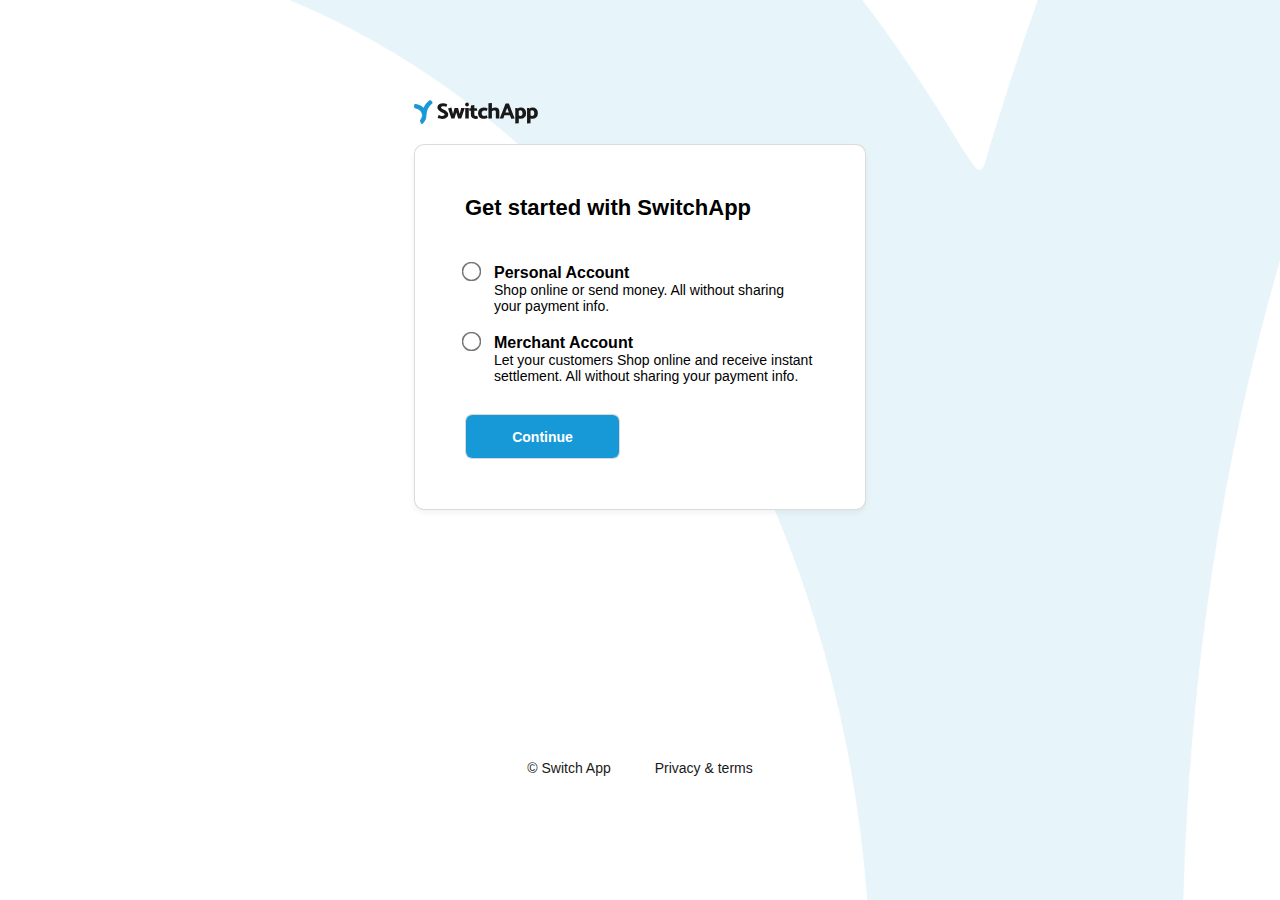
<file: index.html>
<!DOCTYPE html>
<html lang="en">
<head>
    <meta charset="UTF-8">
    <meta http-equiv="X-UA-Compatible" content="IE=edge">
    <meta name="viewport" content="width=device-width, initial-scale=1.0">
    <title>Get Started</title>
    <link rel="shortcut icon" href="./img/Switch-Icon.png" type="image/png">
    <link href="index.css" rel="stylesheet"/>
    <link rel="preconnect" href="https://fonts.googleapis.com">
</head>
<body>
    <main>
        <div class="logo">
            <img src="./img/Switch-logo.svg"/>
            </div>
            <div class="container">
                    <h2>Get started with SwitchApp</h2>
                        <form action="#">
                            <div class="radio">
                                <div id="radio-1">
                                    <input type="radio" id="p-acct" name="account-type" value="personal-account">
                                    <label>
                                        <h5>Personal Account</h5>
                                        <p>Shop online or send money. All without sharing your payment info.</p>
                                    </label>
                                </div>

                                <div id="radio-2">
                                    <input type="radio" id="m-acct" name="account-type" value="merchant-account">
                                    <label>
                                        <h5>Merchant Account</h5>
                                        <p>Let your customers Shop online and receive instant settlement. All without sharing your payment info.</p>
                                    </label>
                                </div>
                            </div>
                        </form>
                    <button onclick="location.href='./signup.html'" type="button" value="Login">Continue</button>
            </div>
    </main>
    <footer>
        <p>© Switch App</p>
        <a href="#">Privacy & terms</a>
    </footer>
</body>
</html>
</file>
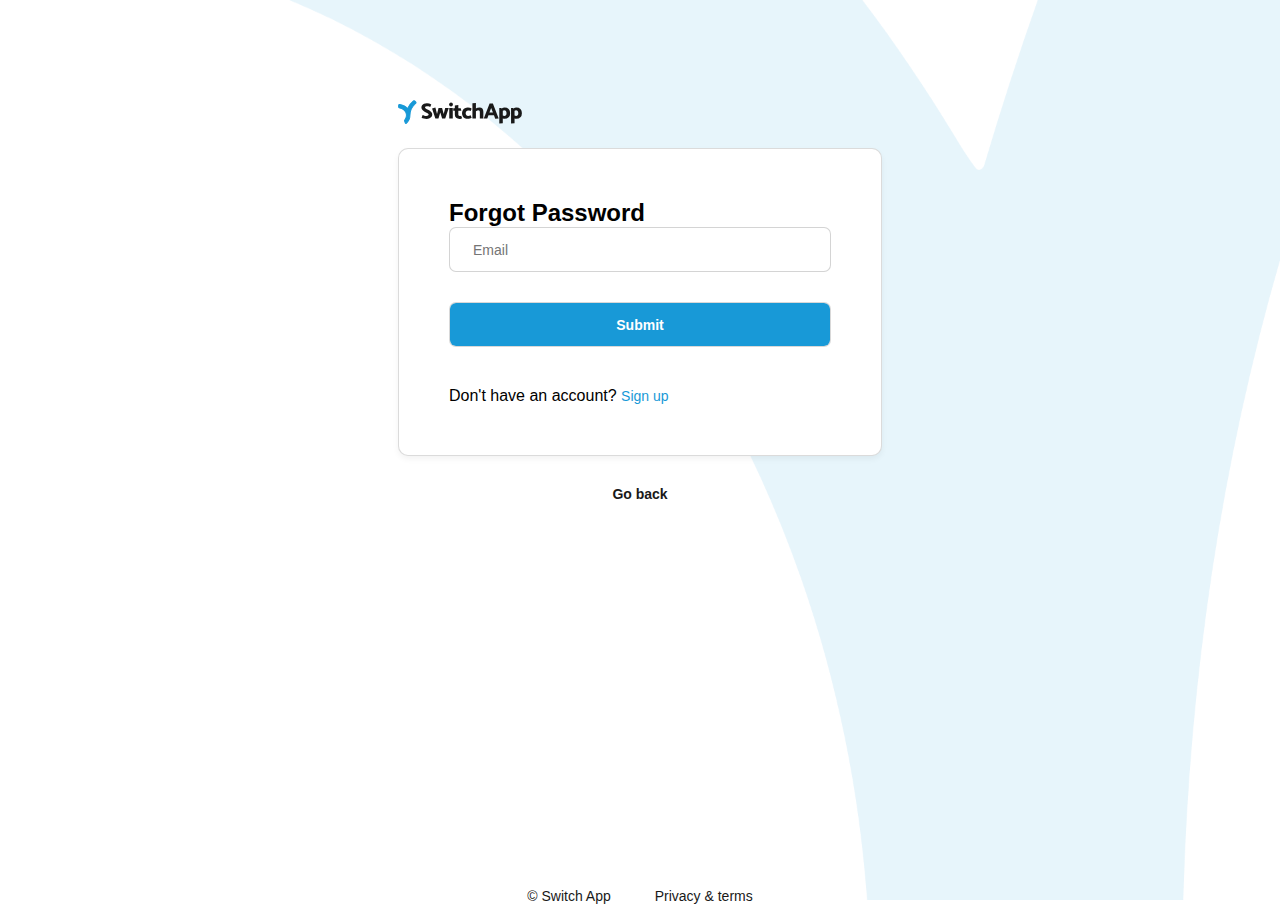
<file: forgotpassword.html>
<!DOCTYPE html>
<html lang="en">
<head>
    <meta charset="UTF-8">
    <meta http-equiv="X-UA-Compatible" content="IE=edge">
    <meta name="viewport" content="width=device-width, initial-scale=1.0">
    <title>Forgot Password</title>
    <link rel="shortcut icon" href="./img/Switch-Icon.png" type="image/png">
    <link href="forgotpassword.css" rel="stylesheet"/>
    <link rel="preconnect" href="https://fonts.googleapis.com"/>
    <link rel="icon" href="./Switch-Icon.png">
</head>
<body>
    <main>
        <div class="logo">
            <img src="./img/Switch-logo.svg"/>
        </div>
        <div class="fcontainer">
                <h2>Forgot Password</h2>
            <div class="form-section">
                <form action="#">
                    <input type="email" id="email" name="email" placeholder="Email" required/>
                    <button type="submit" value="Login">Submit</button>
                </form>
                <div class="sign-up">
                    <p>Don't have an account? <a href="./signup.html">Sign up</a></p>
                </div>
            </div>
        </div>
        <div id="back-btn">
            <a href="./signin.html">Go back</a>
        </div>
    </main>
    <footer>
        <p>© Switch App</p>
        <a href="#">Privacy & terms</a>
    </footer>
</body>
</html>
</file>
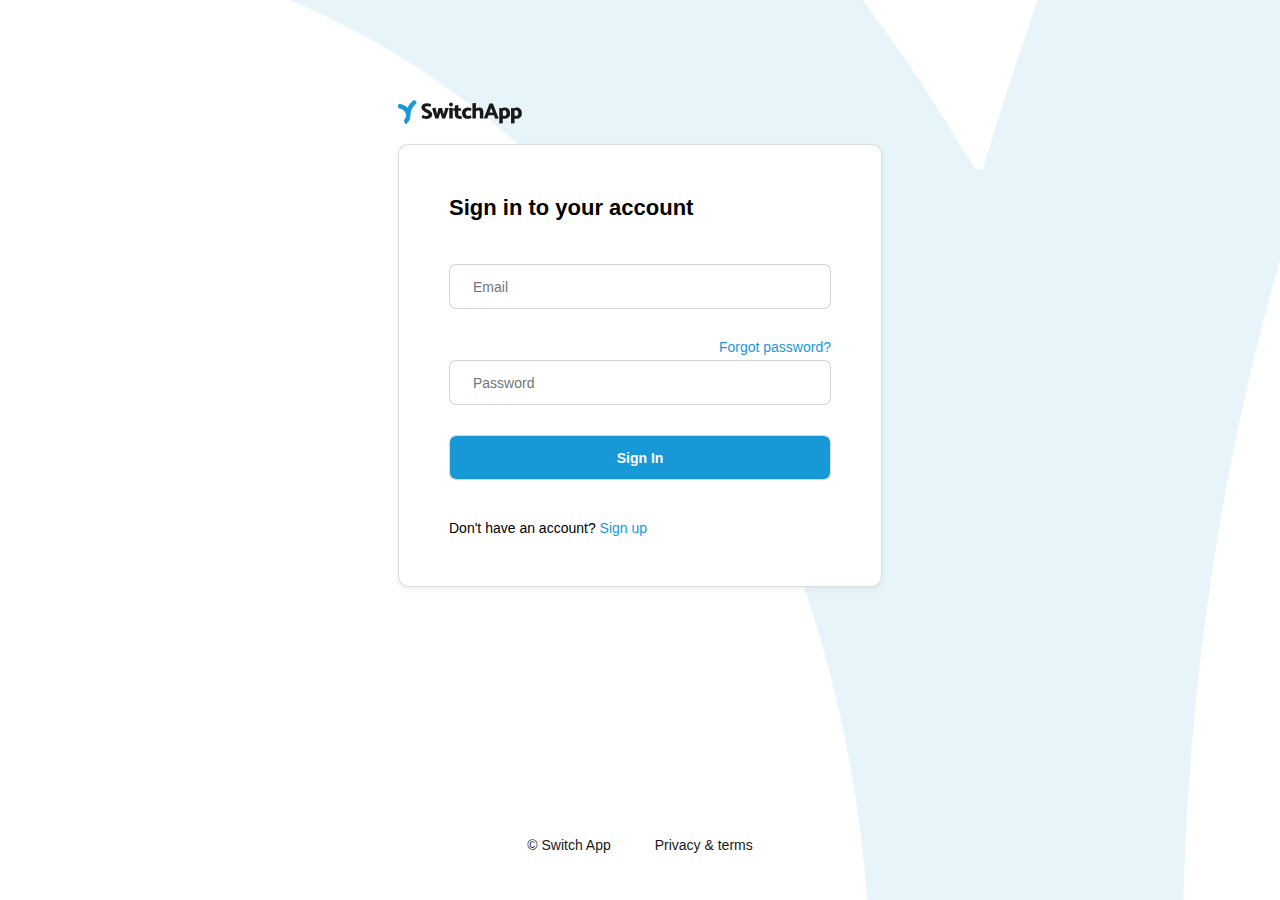
<file: signin.html>
<!DOCTYPE html>
<html lang="en">
<head>
    <meta charset="UTF-8">
    <meta http-equiv="X-UA-Compatible" content="IE=edge">
    <meta name="viewport" content="width=device-width, initial-scale=1.0">
    <title>Sign In</title>
    <link rel="shortcut icon" href="./img/Switch-Icon.png" type="image/png">
    <link href="signin.css" rel="stylesheet"/>
    <link rel="preconnect" href="https://fonts.googleapis.com"> 
</head>
<body>
    <main>
        <div class="logo">
        <img src="./img/Switch-logo.svg"/>
        </div>
        <div class="icontainer">
                <h2>Sign in to your account</h2>
            <div class="form-section">
                <form action="#">
                    <input type="email" id="email" name="email" placeholder="Email" required/>
                        <div class="fgt-pw">
                        <p><a href="./forgotpassword.html">Forgot password?</a></p>
                        </div>
                    <input type="password" id="password" name="password" placeholder="Password" maxlength="10" minlength="2" required="!@#$%"/>
                    <button type="submit" value="submit">Sign In</button>
                </form>
                <div class="sign-up">
                    <p>Don't have an account? <a href="./signup.html">Sign up</a></p>
                </div>
            </div>
        </div>
    </main>
    <footer>
        <p>© Switch App</p>
        <a href="#">Privacy & terms</a>
    </footer>
</body>
</html>
</file>
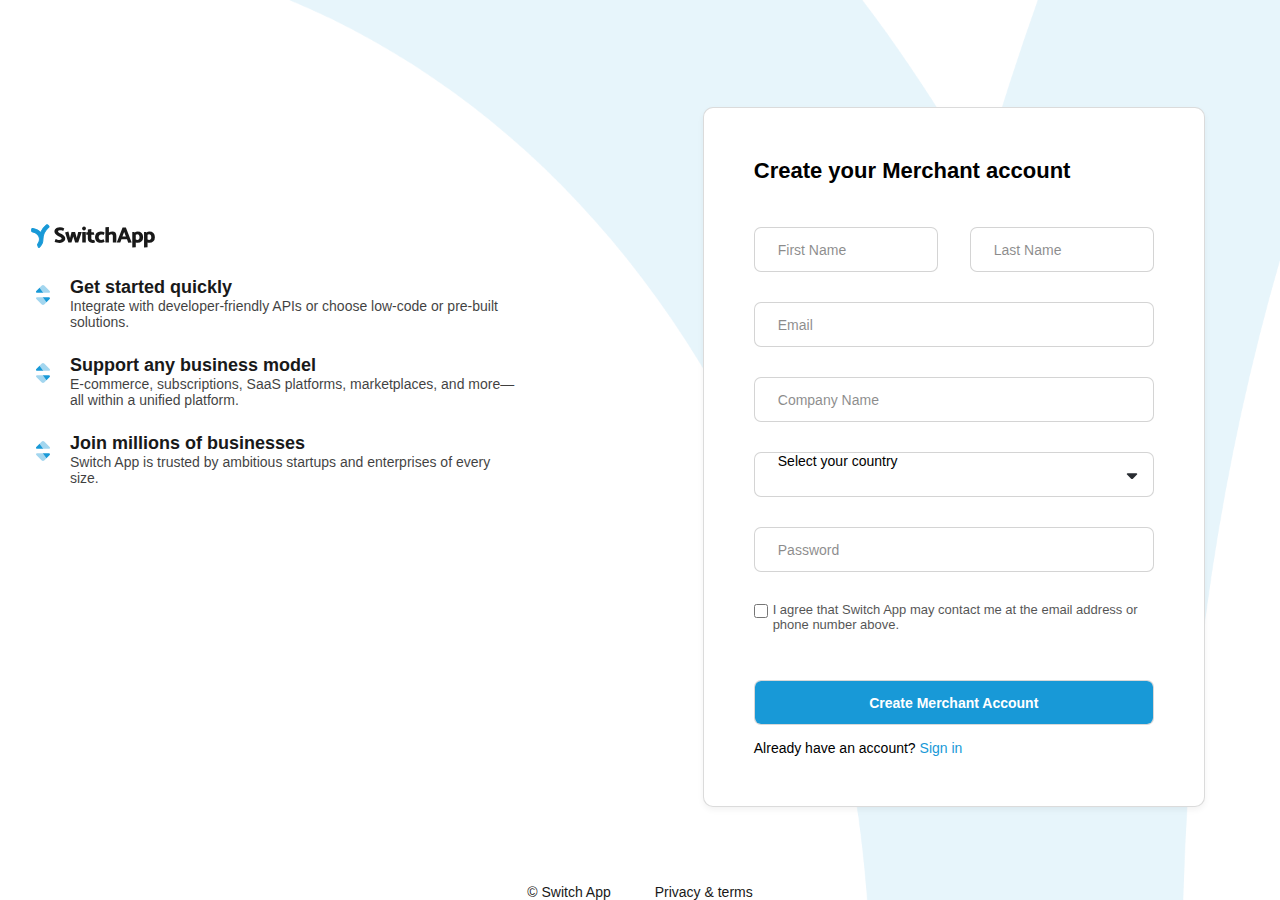
<file: signup.html>
<!DOCTYPE html>
<html lang="en">
<head>
    <meta charset="UTF-8">
    <meta http-equiv="X-UA-Compatible" content="IE=edge">
    <meta name="viewport" content="width=device-width, initial-scale=1.0">
    <title>Sign Up</title>
    <link rel="shortcut icon" href="./img/Switch-Icon.png" type="image/png">
    <link href="signup.css" rel="stylesheet"/>
    <link rel="preconnect" href="https://fonts.googleapis.com">
</head>
<body>
    <main>
        <div class="left-section">
            <div class="logo">
            <img src="./img/Switch-logo.svg"/>
            </div>
            <div class="text-section">
                <div class="text-1">
                    <img src="./img/icon.svg"/>
                    <div class="cap-1">
                        <h3>Get started quickly</h3>
                        <p>Integrate with developer-friendly APIs or choose low-code or pre-built solutions.</p>
                    </div>
                </div>

                <div class="text-2">
                    <img src="./img/icon.svg"/>
                    <div class="cap-2">
                        <h3>Support any business model</h3>
                        <p>E-commerce, subscriptions, SaaS platforms, marketplaces, and more—all within a unified platform.</p>
                    </div>
                </div>

                <div class="text-3">
                    <img src="./img/icon.svg"/>
                    <div class="cap-3">
                        <h3>Join millions of businesses</h3>
                        <p>Switch App is trusted by ambitious startups and enterprises of every size.</p>
                    </div>
                </div>
            </div>
        </div>




        <div class="right-section">
            <div class="right-sec-logo">
                <img src="./img/Switch-logo.svg"/>
            </div>
            <div class="rcontainer">
                    <h2>Create your Merchant account</h2>
                <div class="form-section">
                    <form action="#">
                        <div id="fllna">
                            <input type="text" id="fname" name="fname" placeholder="First Name" required/>
                            <input type="text" id="lname" name="lname" placeholder="Last Name" required/>
                        </div>
                        <input type="email" id="email" name="email" placeholder="Email" required/>
                        <input type="text" id="cname" name="cname" placeholder="Company Name" required/>
                        <select name="country" id="country" required>
                            <option value=" " selected>Select your country</option>
                            <option value="AF">Afghanistan</option>
                            <option value="AL">Albania</option>
                            <option value="DZ">Algeria</option>
                            <option value="AS">American Samoa</option>
                            <option value="AD">Andorra</option>
                            <option value="AO">Angola</option>
                            <option value="AI">Anguilla</option>
                            <option value="AQ">Antarctica</option>
                            <option value="AG">Antigua and Barbuda</option>
                            <option value="AR">Argentina</option>
                            <option value="AM">Armenia</option>
                            <option value="AW">Aruba</option>
                            <option value="AU">Australia</option>
                            <option value="AT">Austria</option>
                            <option value="AZ">Azerbaijan</option>
                            <option value="BS">Bahamas</option>
                            <option value="BH">Bahrain</option>
                            <option value="BD">Bangladesh</option>
                            <option value="BB">Barbados</option>
                            <option value="BY">Belarus</option>
                            <option value="BE">Belgium</option>
                            <option value="BZ">Belize</option>
                            <option value="BJ">Benin</option>
                            <option value="BM">Bermuda</option>
                            <option value="BT">Bhutan</option>
                            <option value="BO">Bolivia</option>
                            <option value="BA">Bosnia and Herzegowina</option>
                            <option value="BW">Botswana</option>
                            <option value="BV">Bouvet Island</option>
                            <option value="BR">Brazil</option>
                            <option value="IO">British Indian Ocean Territory</option>
                            <option value="BN">Brunei Darussalam</option>
                            <option value="BG">Bulgaria</option>
                            <option value="BF">Burkina Faso</option>
                            <option value="BI">Burundi</option>
                            <option value="KH">Cambodia</option>
                            <option value="CM">Cameroon</option>
                            <option value="CA">Canada</option>
                            <option value="CV">Cape Verde</option>
                            <option value="KY">Cayman Islands</option>
                            <option value="CF">Central African Republic</option>
                            <option value="TD">Chad</option>
                            <option value="CL">Chile</option>
                            <option value="CN">China</option>
                            <option value="CX">Christmas Island</option>
                            <option value="CC">Cocos (Keeling) Islands</option>
                            <option value="CO">Colombia</option>
                            <option value="KM">Comoros</option>
                            <option value="CG">Congo</option>
                            <option value="CD">Congo, the Democratic Republic of the</option>
                            <option value="CK">Cook Islands</option>
                            <option value="CR">Costa Rica</option>
                            <option value="CI">Cote d'Ivoire</option>
                            <option value="HR">Croatia (Hrvatska)</option>
                            <option value="CU">Cuba</option>
                            <option value="CY">Cyprus</option>
                            <option value="CZ">Czech Republic</option>
                            <option value="DK">Denmark</option>
                            <option value="DJ">Djibouti</option>
                            <option value="DM">Dominica</option>
                            <option value="DO">Dominican Republic</option>
                            <option value="TP">East Timor</option>
                            <option value="EC">Ecuador</option>
                            <option value="EG">Egypt</option>
                            <option value="SV">El Salvador</option>
                            <option value="GQ">Equatorial Guinea</option>
                            <option value="ER">Eritrea</option>
                            <option value="EE">Estonia</option>
                            <option value="ET">Ethiopia</option>
                            <option value="FK">Falkland Islands (Malvinas)</option>
                            <option value="FO">Faroe Islands</option>
                            <option value="FJ">Fiji</option>
                            <option value="FI">Finland</option>
                            <option value="FR">France</option>
                            <option value="FX">France, Metropolitan</option>
                            <option value="GF">French Guiana</option>
                            <option value="PF">French Polynesia</option>
                            <option value="TF">French Southern Territories</option>
                            <option value="GA">Gabon</option>
                            <option value="GM">Gambia</option>
                            <option value="GE">Georgia</option>
                            <option value="DE">Germany</option>
                            <option value="GH">Ghana</option>
                            <option value="GI">Gibraltar</option>
                            <option value="GR">Greece</option>
                            <option value="GL">Greenland</option>
                            <option value="GD">Grenada</option>
                            <option value="GP">Guadeloupe</option>
                            <option value="GU">Guam</option>
                            <option value="GT">Guatemala</option>
                            <option value="GN">Guinea</option>
                            <option value="GW">Guinea-Bissau</option>
                            <option value="GY">Guyana</option>
                            <option value="HT">Haiti</option>
                            <option value="HM">Heard and Mc Donald Islands</option>
                            <option value="VA">Holy See (Vatican City State)</option>
                            <option value="HN">Honduras</option>
                            <option value="HK">Hong Kong</option>
                            <option value="HU">Hungary</option>
                            <option value="IS">Iceland</option>
                            <option value="IN">India</option>
                            <option value="ID">Indonesia</option>
                            <option value="IR">Iran (Islamic Republic of)</option>
                            <option value="IQ">Iraq</option>
                            <option value="IE">Ireland</option>
                            <option value="IL">Israel</option>
                            <option value="IT">Italy</option>
                            <option value="JM">Jamaica</option>
                            <option value="JP">Japan</option>
                            <option value="JO">Jordan</option>
                            <option value="KZ">Kazakhstan</option>
                            <option value="KE">Kenya</option>
                            <option value="KI">Kiribati</option>
                            <option value="KP">Korea, Democratic People's Republic of</option>
                            <option value="KR">Korea, Republic of</option>
                            <option value="KW">Kuwait</option>
                            <option value="KG">Kyrgyzstan</option>
                            <option value="LA">Lao People's Democratic Republic</option>
                            <option value="LV">Latvia</option>
                            <option value="LB">Lebanon</option>
                            <option value="LS">Lesotho</option>
                            <option value="LR">Liberia</option>
                            <option value="LY">Libyan Arab Jamahiriya</option>
                            <option value="LI">Liechtenstein</option>
                            <option value="LT">Lithuania</option>
                            <option value="LU">Luxembourg</option>
                            <option value="MO">Macau</option>
                            <option value="MK">Macedonia, The Former Yugoslav Republic of</option>
                            <option value="MG">Madagascar</option>
                            <option value="MW">Malawi</option>
                            <option value="MY">Malaysia</option>
                            <option value="MV">Maldives</option>
                            <option value="ML">Mali</option>
                            <option value="MT">Malta</option>
                            <option value="MH">Marshall Islands</option>
                            <option value="MQ">Martinique</option>
                            <option value="MR">Mauritania</option>
                            <option value="MU">Mauritius</option>
                            <option value="YT">Mayotte</option>
                            <option value="MX">Mexico</option>
                            <option value="FM">Micronesia, Federated States of</option>
                            <option value="MD">Moldova, Republic of</option>
                            <option value="MC">Monaco</option>
                            <option value="MN">Mongolia</option>
                            <option value="MS">Montserrat</option>
                            <option value="MA">Morocco</option>
                            <option value="MZ">Mozambique</option>
                            <option value="MM">Myanmar</option>
                            <option value="NA">Namibia</option>
                            <option value="NR">Nauru</option>
                            <option value="NP">Nepal</option>
                            <option value="NL">Netherlands</option>
                            <option value="AN">Netherlands Antilles</option>
                            <option value="NC">New Caledonia</option>
                            <option value="NZ">New Zealand</option>
                            <option value="NI">Nicaragua</option>
                            <option value="NE">Niger</option>
                            <option value="NG">Nigeria</option>
                            <option value="NU">Niue</option>
                            <option value="NF">Norfolk Island</option>
                            <option value="MP">Northern Mariana Islands</option>
                            <option value="NO">Norway</option>
                            <option value="OM">Oman</option>
                            <option value="PK">Pakistan</option>
                            <option value="PW">Palau</option>
                            <option value="PA">Panama</option>
                            <option value="PG">Papua New Guinea</option>
                            <option value="PY">Paraguay</option>
                            <option value="PE">Peru</option>
                            <option value="PH">Philippines</option>
                            <option value="PN">Pitcairn</option>
                            <option value="PL">Poland</option>
                            <option value="PT">Portugal</option>
                            <option value="PR">Puerto Rico</option>
                            <option value="QA">Qatar</option>
                            <option value="RE">Reunion</option>
                            <option value="RO">Romania</option>
                            <option value="RU">Russian Federation</option>
                            <option value="RW">Rwanda</option>
                            <option value="KN">Saint Kitts and Nevis</option> 
                            <option value="LC">Saint LUCIA</option>
                            <option value="VC">Saint Vincent and the Grenadines</option>
                            <option value="WS">Samoa</option>
                            <option value="SM">San Marino</option>
                            <option value="ST">Sao Tome and Principe</option> 
                            <option value="SA">Saudi Arabia</option>
                            <option value="SN">Senegal</option>
                            <option value="SC">Seychelles</option>
                            <option value="SL">Sierra Leone</option>
                            <option value="SG">Singapore</option>
                            <option value="SK">Slovakia (Slovak Republic)</option>
                            <option value="SI">Slovenia</option>
                            <option value="SB">Solomon Islands</option>
                            <option value="SO">Somalia</option>
                            <option value="ZA">South Africa</option>
                            <option value="GS">South Georgia and the South Sandwich Islands</option>
                            <option value="ES">Spain</option>
                            <option value="LK">Sri Lanka</option>
                            <option value="SH">St. Helena</option>
                            <option value="PM">St. Pierre and Miquelon</option>
                            <option value="SD">Sudan</option>
                            <option value="SR">Suriname</option>
                            <option value="SJ">Svalbard and Jan Mayen Islands</option>
                            <option value="SZ">Swaziland</option>
                            <option value="SE">Sweden</option>
                            <option value="CH">Switzerland</option>
                            <option value="SY">Syrian Arab Republic</option>
                            <option value="TW">Taiwan, Province of China</option>
                            <option value="TJ">Tajikistan</option>
                            <option value="TZ">Tanzania, United Republic of</option>
                            <option value="TH">Thailand</option>
                            <option value="TG">Togo</option>
                            <option value="TK">Tokelau</option>
                            <option value="TO">Tonga</option>
                            <option value="TT">Trinidad and Tobago</option>
                            <option value="TN">Tunisia</option>
                            <option value="TR">Turkey</option>
                            <option value="TM">Turkmenistan</option>
                            <option value="TC">Turks and Caicos Islands</option>
                            <option value="TV">Tuvalu</option>
                            <option value="UG">Uganda</option>
                            <option value="UA">Ukraine</option>
                            <option value="AE">United Arab Emirates</option>
                            <option value="GB">United Kingdom</option>
                            <option value="US">United States</option>
                            <option value="UM">United States Minor Outlying Islands</option>
                            <option value="UY">Uruguay</option>
                            <option value="UZ">Uzbekistan</option>
                            <option value="VU">Vanuatu</option>
                            <option value="VE">Venezuela</option>
                            <option value="VN">Viet Nam</option>
                            <option value="VG">Virgin Islands (British)</option>
                            <option value="VI">Virgin Islands (U.S.)</option>
                            <option value="WF">Wallis and Futuna Islands</option>
                            <option value="EH">Western Sahara</option>
                            <option value="YE">Yemen</option>
                            <option value="YU">Yugoslavia</option>
                            <option value="ZM">Zambia</option>
                            <option value="ZW">Zimbabwe</option>
                        </select>
                        <input type="password" id="password" name="password" placeholder="Password" maxlength="10" minlength="2" required="!@#$%"/>
                        <div id="check">
                            <input type="checkbox" value="checkbox">
                            <p>I agree that Switch App may contact me at the email address or phone number above.</p>
                        </div>
                        <button type="submit" value="Login">Create Merchant Account</button>
                    </form>
                    <div class="sign-up">
                        <p>Already have an account? <a href="./signin.html">Sign in</a></p>
                    </div>
                </div>
            </div>
        </div>
    </main>
    <footer>
        <p>© Switch App</p>
        <a href="#">Privacy & terms</a>
    </footer>
</body>
</html>
</file>
<file: index.css>
*{
    box-sizing: border-box;
    margin: 0;
    padding: 0;
    text-decoration: none;
    font-family: 'Catamaran', sans-serif;
}

body{
    display: flex;
    flex-direction: column;
    align-items: center;
    margin: auto;
    background-attachment: fixed;
    background-image: url(./img/switch-bg-intro-desktop.png);
    background-size: 100% 100%;
    background-repeat: no-repeat;
    height: 100vh;
}

main{
    margin-top: 100px;
}

.logo img{
    width: 124px;
    height: auto;
    float: left;
    margin-bottom: 20px;
}

.container h2{
    font-size: 22px;
    margin-bottom: 43px;
}

.container{
    display: flex;
    flex-direction: column;
    background-color: white;
    border-radius: 10px;
    justify-items: center;
    padding: 50px;
    border: 1px solid rgba(112, 112, 112, 0.25);
    box-shadow: 0px 3px 6px rgba(0, 0, 0, 0.05);
    width: 452px;
}

.radio{
    display: flex;
    flex-direction: column;
    gap: 20px;
    width: 100%;
}

.radio h5{
    font-size: 16px;
    font-weight: 600;
}

.radio p{
    font-size: 14px;
    font-weight: 400;
}

#radio-1{
    display: flex;
    align-items: baseline;
    gap: 16px;
}

#radio-2{
    display: flex;
    align-items: baseline;
    margin-bottom: 30px;
    gap: 16px;
}

input[type='radio']{
    transform: scale(1.5);
    border: 1px solid rgba(112, 112, 112, 0.3);
    box-shadow: 0px 0px 6px rgba(24, 153, 215, 0);
}

input[type='radio']:focus{
    box-shadow: 0px 0px 6px rgba(24, 153, 215, 0.9);
    border: 1px solid rgba(24, 153, 215, 1);
}

button{
    width: 155px;
    border-radius: 7px;
    height: 45px;
    cursor: pointer;
    background: rgba(24, 153, 215, 1) 0% 0% no-repeat padding-box;
    font-weight: 600;
    border: 1px solid rgba(178, 178, 178, 0.5);
    font-size: 14px;
    color: white;
}

button:hover{
    background: rgba(19, 120, 168, 1) 0% 0% no-repeat padding-box;
}

.container p{
    font-size: 14px;
    font-weight: 400;
}

.container a:hover{
    color: rgba(25, 25, 25, 1);
}

footer{
    display: flex;
    gap: 44px;
    font-size: 14px;
    font-weight: 400;
    margin: 250px auto;
    color: rgba(25, 25, 25, 1);
}
footer p, a{
    color: rgba(25, 25, 25, 1);
}

footer a:hover{
    text-decoration: underline;
}

@media (max-width: 428px) {
    body{
        background-image: url(./img/mobile-bg.png);
        background-repeat: no-repeat;
        background-size: 100% 100%;
    }
    main{
        width: 100%;
        padding: 0 14px;
        margin-top: 30px;
    }
    .container{
        width: 100%;
        padding: 25px;
        height: auto;
    }

}
</file>
<file: forgotpassword.css>
*{
    box-sizing: border-box;
    margin: 0;
    padding: 0;
    text-decoration: none;
    font-family: 'Catamaran', sans-serif;
}

body{
    display: flex;
    flex-direction: column;
    align-items: center;
    margin: auto;
    background-attachment: fixed;
    background-image: url(./img/switch-bg-intro-desktop.png);
    background-size: 100% 100%;
    background-repeat: no-repeat;
    height: 100vh;
}

main{
    margin-top: 100px;
    align-items: center;
    display: flex;
    flex-direction: column;
}

.logo{
    width: 124px;
    height: auto;
    margin-bottom: 20px;
    align-self: flex-start;
}

.container h2{
    font-size: 22px;
    margin-bottom: 43px;
}

.fcontainer{
    display: flex;
    flex-direction: column;
    background-color: white;
    border-radius: 10px;
    justify-items: center;
    padding: 50px;
    border: 1px solid rgba(112, 112, 112, 0.25);
    box-shadow: 0px 3px 6px rgba(0, 0, 0, 0.05);
    width: 484px;
}

.form-section input{
    display: flex;
    flex-direction: column;
    font-size: 14px;
    font-weight: 400;
    width: 100%;
    margin-bottom: 30px;
    padding: 0px 23px;
    border-radius: 7px;
    outline: none;
    height: 45px;
    border: 1px solid rgba(112, 112, 112, 0.3);
    box-shadow: 0px 0px 6px rgba(24, 153, 215, 0);
}

.form-section input:focus{
    box-shadow: 0px 0px 6px rgba(24, 153, 215, 0.9);
    border: 1px solid rgba(24, 153, 215, 1);
}

button{
    width: 100%;
    border-radius: 7px;
    height: 45px;
    cursor: pointer;
    background: rgba(24, 153, 215, 1) 0% 0% no-repeat padding-box;
    font-weight: 600;
    border: 1px solid rgba(178, 178, 178, 0.5);
    font-size: 14px;
    margin-bottom: 40px;
    color: white;
}

button:hover{
    background: rgba(19, 120, 168, 1) 0% 0% no-repeat padding-box;
}

.container p{
    font-size: 14px;
    font-weight: 400;
}

.container a:hover{
    color: rgba(25, 25, 25, 1);
}

.sign-up a{
    font-size: 14px;
    font-weight: 400;
    color: rgba(24, 153, 215, 1);
}

#back-btn{
    font-size: 14px;
    font-weight: 600;
    margin-top: 30px;
    align-self: center;
}

#back-btn a{
    color: rgba(25, 25, 25, 1);
}

#back-btn a:hover{
    color: rgba(24, 153, 215, 1);
}

footer{
    display: flex;
    gap: 44px;
    font-size: 14px;
    font-weight: 400;
    margin: 386px auto;
    color: rgba(25, 25, 25, 1);
}
footer p, a{
    color: rgba(25, 25, 25, 1);
}

footer a:hover{
    text-decoration: underline;
}

@media (max-width: 428px) {
    body{
        background-image: url(./img/mobile-bg.png);
        background-repeat: no-repeat;
        background-size: 100% 100%;
    }
    main{
        width: 100%;
        padding: 0 14px;
        margin-top: 30px;
        
    }
    .fcontainer{
        width: 100%;
        height: auto;
        padding: 25px;
    }

}
</file>
<file: signin.css>
*{
    box-sizing: border-box;
    margin: 0;
    padding: 0;
    text-decoration: none;
    font-family: 'Catamaran', sans-serif;
}

body{
    display: flex;
    flex-direction: column;
    align-items: center;
    margin: auto;
    background-attachment: fixed;
    background-image: url(./img/switch-bg-intro-desktop.png);
    background-size: 100% 100%;
    background-repeat: no-repeat;
    height: 100vh;
}

main{
    margin-top: 100px;
}

.logo img{
    width: 124px;
    height: auto;
    float: left;
    margin-bottom: 20px;
}

.icontainer h2{
    font-size: 22px;
    margin-bottom: 43px;
}

.icontainer{
    display: flex;
    flex-direction: column;
    background-color: white;
    border-radius: 10px;
    justify-items: center;
    padding: 50px;
    border: 1px solid rgba(112, 112, 112, 0.25);
    box-shadow: 0px 3px 6px rgba(0, 0, 0, 0.05);
    width: 484px;
}

.form-section input{
    display: flex;
    flex-direction: column;
    font-size: 14px;
    font-weight: 400px;
    width: 100%;
    margin-bottom: 30px;
    padding: 0px 23px;
    border-radius: 7px;
    outline: none;
    height: 45px;
    border: 1px solid rgba(112, 112, 112, 0.3);
    box-shadow: 0px 0px 6px rgba(24, 153, 215, 0);
}

.form-section input:focus{
    box-shadow: 0px 0px 6px rgba(24, 153, 215, 0.9);
    border: 1px solid rgba(24, 153, 215, 1);
}

button{
    width: 100%;
    border-radius: 7px;
    height: 45px;
    cursor: pointer;
    background: rgba(24, 153, 215, 1) 0% 0% no-repeat padding-box;
    font-weight: 600;
    border: 1px solid rgba(178, 178, 178, 0.5);
    font-size: 14px;
    margin-bottom: 40px;
    color: white;
}

button:hover{
    background: rgba(19, 120, 168, 1) 0% 0% no-repeat padding-box;
}

.icontainer p{
    font-size: 14px;
    font-weight: 400;
}

.fgt-pw a{
    float: right;
    font-size: 14px;
    font-weight: 400;
    color: rgba(24, 153, 215, 1);
    margin-bottom: 5px;
}

.sign-up a{
    font-size: 14px;
    font-weight: 400;
    color: rgba(24, 153, 215, 1);
}

.icontainer a:hover{
    color: rgba(25, 25, 25, 1);
}

footer{
    display: flex;
    gap: 44px;
    font-size: 14px;
    font-weight: 400;
    margin: 250px auto;
    color: rgba(25, 25, 25, 1);
}
footer p, a{
    color: rgba(25, 25, 25, 1);
}

footer a:hover{
    text-decoration: underline;
}

@media (max-width: 428px) {
    body{
        background-image: url(./img/mobile-bg.png);
        background-repeat: no-repeat;
        background-size: 100% 100%;
    }
    main{
        width: 100%;
        padding: 0 14px;
        margin-top: 30px;
        
    }
    .icontainer{
        width: 100%;
        padding: 25px;
        height: auto;
    }

}
</file>
<file: signup.css>
*{
    box-sizing: border-box;
    padding: 0;
    margin: 0;
    text-decoration: none;
    font-family: 'Catamaran', sans-serif;
}

body{
    display: flex;
    background-attachment: fixed;
    flex-direction: column;
    background-image: url(./img/switch-bg-intro-desktop.png);
    background-size: 100% 100%;
    background-repeat: no-repeat;
    height: 100vh;
}

main{
    display: flex;
    flex-direction: row;
    margin: auto;
    gap: 101px;
}

#back-btn{
    display: flex;
    align-items: flex-start;
    height: fit-content;
}

#back-btn{
    font-size: 18px;
    font-weight: 600;
}

.logo img{
    width: 124px;
    height: auto;
    float: left;
    margin-bottom: 29px;
}

.right-sec-logo{
    display: none;
}

.left-section{
    display: flex;
    flex-direction: column;
    width: 39%;
    margin: 147px auto;
}

.left-section h3{
    font-size: 18px;
    font-weight: 600;
    color: #191919;
}

.left-section p{
    font-size: 14px;
    font-weight: 400;
    opacity: 0.75;
}

.text-1, .text-2, .text-3{
    display: flex;
    gap: 15px;
    margin-bottom: 25px ;
    align-items: flex-start;
}


.right-section{
    width: 50%;
    margin-top: 30px;
    justify-content: center;
    align-items: center;
    display: flex;
}

.rcontainer h2{
    font-size: 22px;
    margin-bottom: 43px;
}

.rcontainer p{
    font-size: 14px;
    font-weight: 400;
}

.rcontainer{
    display: flex;
    flex-direction: column;
    background-color: white;
    border-radius: 10px;
    justify-items: center;
    padding: 50px;
    border: 1px solid rgba(112, 112, 112, 0.25);
    box-shadow: 0px 3px 6px rgba(0, 0, 0, 0.05);
    width: 502px;
}

.form-section input, select{
    display: flex;
    flex-direction: column;
    font-size: 14px;
    font-weight: 400;
    width: 100%;
    margin: 0 0 30px;
    padding: 0px 23px;
    border-radius: 7px;
    outline: none;
    height: 45px;
    border: 1px solid rgba(112, 112, 112, 0.3);
    box-shadow: 0px 0px 6px rgba(24, 153, 215, 0);
}
::placeholder{
    color: rgba(25, 25, 25, 1);
    opacity: 0.5;
}
select{
    -webkit-appearance: none;
    -moz-appearance: none;
    background: #fff;
    background-image: url(./img/vuesax-bold-arrow-down.svg);
    background-repeat: no-repeat;
    background-position-x: 97%;
    background-position-y: 14px;
}

#fllna{
    display: flex;
    gap: 32px;
}

.form-section input:focus{
    box-shadow: 0px 0px 6px rgba(24, 153, 215, 0.9);
    border: 1px solid rgba(24, 153, 215, 1);
}

#check{
    display: flex;
    gap: 5px;
    margin-bottom: 30px;
}

#check p{
    color: #191919;
    opacity: 0.75;
    font-size: 13px;
    font-weight: 400;
}

#check input{
    width: 18px;
    border: 1px solid rgba(112, 112, 112, 0.3);
    border-radius: 5px;
    cursor: pointer;
    height: 18px;
}

button{
    width: 100%;
    border-radius: 7px;
    height: 45px;
    background: rgba(24, 153, 215, 1) 0% 0% no-repeat padding-box;
    font-weight: 600;
    border: 1px solid rgba(178, 178, 178, 0.5);
    font-size: 14px;
    cursor: pointer;
    margin-bottom: 15px;
    color: white;
}

button:hover{
    background: rgba(19, 120, 168, 1) 0% 0% no-repeat padding-box;
}

.sign-up a{
    font-size: 14px;
    font-weight: 400;
    color: rgba(24, 153, 215, 1);
}

.sign-up a:hover{
    color: rgba(25, 25, 25, 1);
}

footer{
    display: flex;
    gap: 44px;
    font-size: 14px;
    font-weight: 400;
    margin: 0px auto;
    color: rgba(25, 25, 25, 1);
}

footer p, a{
    color: rgba(25, 25, 25, 1);
}

footer a:hover{
    text-decoration: underline;
}

@media (max-width: 428px) {
    body{
        background-image: url(./img/mobile-bg.png);
        background-repeat: no-repeat;
        background-size: 100% 100%;
    }
    main{
        width: 100%;
        padding: 0 14px;
        margin: 0px auto;
    }
    #back-btn{
        display: none;
    }
    .left-section{
        display: none;
    }
    .right-sec-logo{
        display: block;
        align-self: flex-start;
        float: left;
        margin-bottom: 20px;
    }
    .right-section{
        display: flex;
        flex-direction: column;
        width: 100%;
    }
    .rcontainer{
        max-width: 100%;
        padding: 25px;
        height: auto;
    }
    .right-sec-logo img{
        width: 124px;
        height: auto;
    }
    footer{
        margin-top: 100px;
    }

}
</file>
